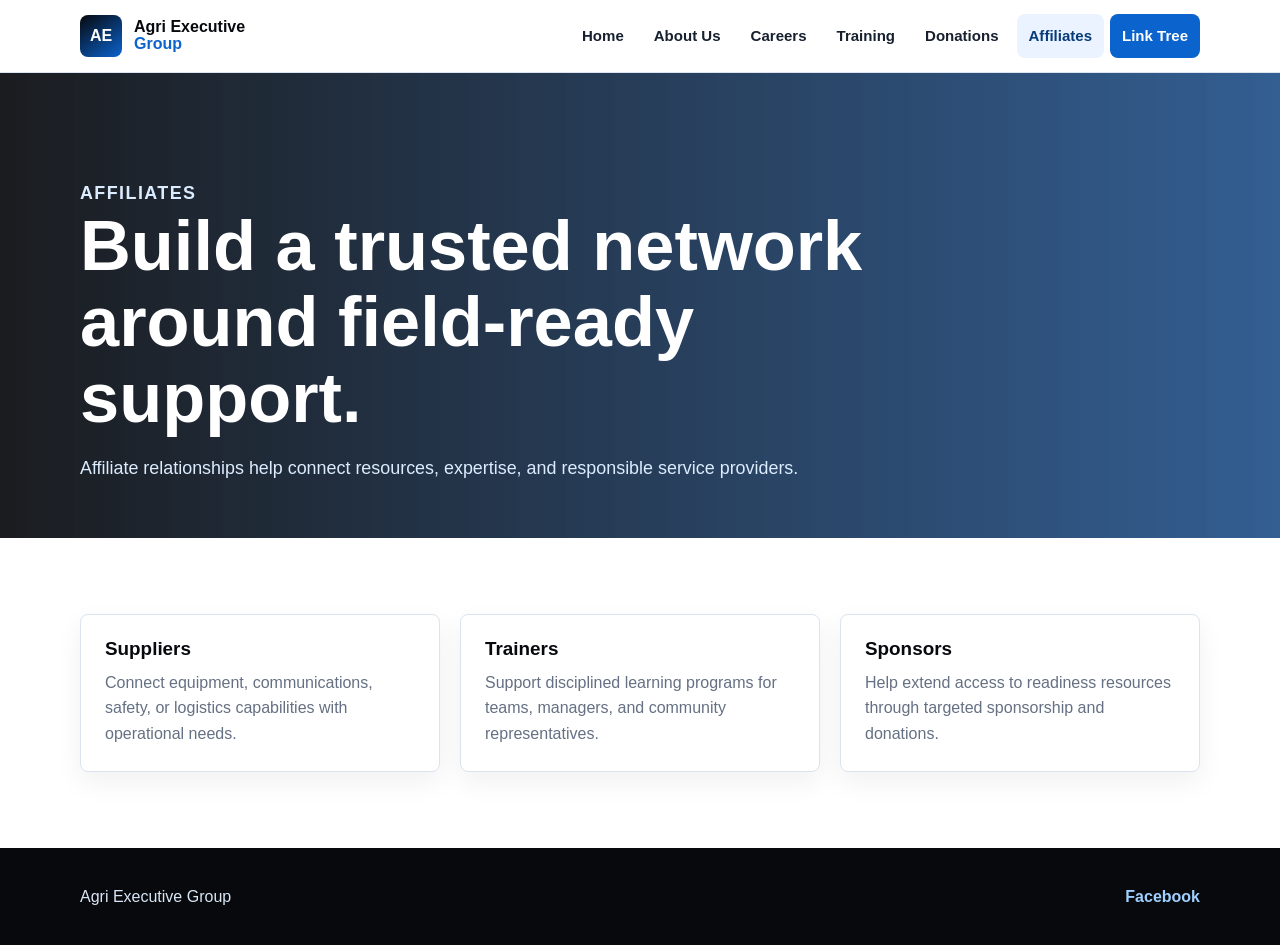
<file: affiliates.html>
<!doctype html>
<html lang="en">
<head>
  <meta charset="utf-8">
  <meta name="viewport" content="width=device-width, initial-scale=1">
  <title>Affiliates | Agri Executive Group</title>
  <link rel="stylesheet" href="styles.css">
</head>
<body>
  <header class="site-header"><nav class="nav" aria-label="Main navigation"><a class="brand" href="index.html"><span class="brand-mark">AE</span><span class="brand-text"><span>Agri Executive</span><span>Group</span></span></a><input class="menu-toggle" id="menu-toggle" type="checkbox"><label class="menu-button" for="menu-toggle" aria-label="Open menu"><span></span></label><div class="nav-links"><a href="index.html">Home</a><a href="about.html">About Us</a><a href="careers.html">Careers</a><a href="training.html">Training</a><a href="donations.html">Donations</a><a class="active" href="affiliates.html">Affiliates</a><a class="cta-link" href="link-tree.html">Link Tree</a></div></nav></header>
  <main>
    <section class="page-hero"><div class="section-inner"><p class="eyebrow">Affiliates</p><h1>Build a trusted network around field-ready support.</h1><p>Affiliate relationships help connect resources, expertise, and responsible service providers.</p></div></section>
    <section class="section"><div class="section-inner grid three"><article class="feature"><h3>Suppliers</h3><p>Connect equipment, communications, safety, or logistics capabilities with operational needs.</p></article><article class="feature"><h3>Trainers</h3><p>Support disciplined learning programs for teams, managers, and community representatives.</p></article><article class="feature"><h3>Sponsors</h3><p>Help extend access to readiness resources through targeted sponsorship and donations.</p></article></div></section>
  </main>
  <footer class="site-footer"><div class="footer-inner"><span>Agri Executive Group</span><a href="https://www.facebook.com/share/1EZ53Qgi3m/">Facebook</a></div></footer>
</body>
</html>
</file>
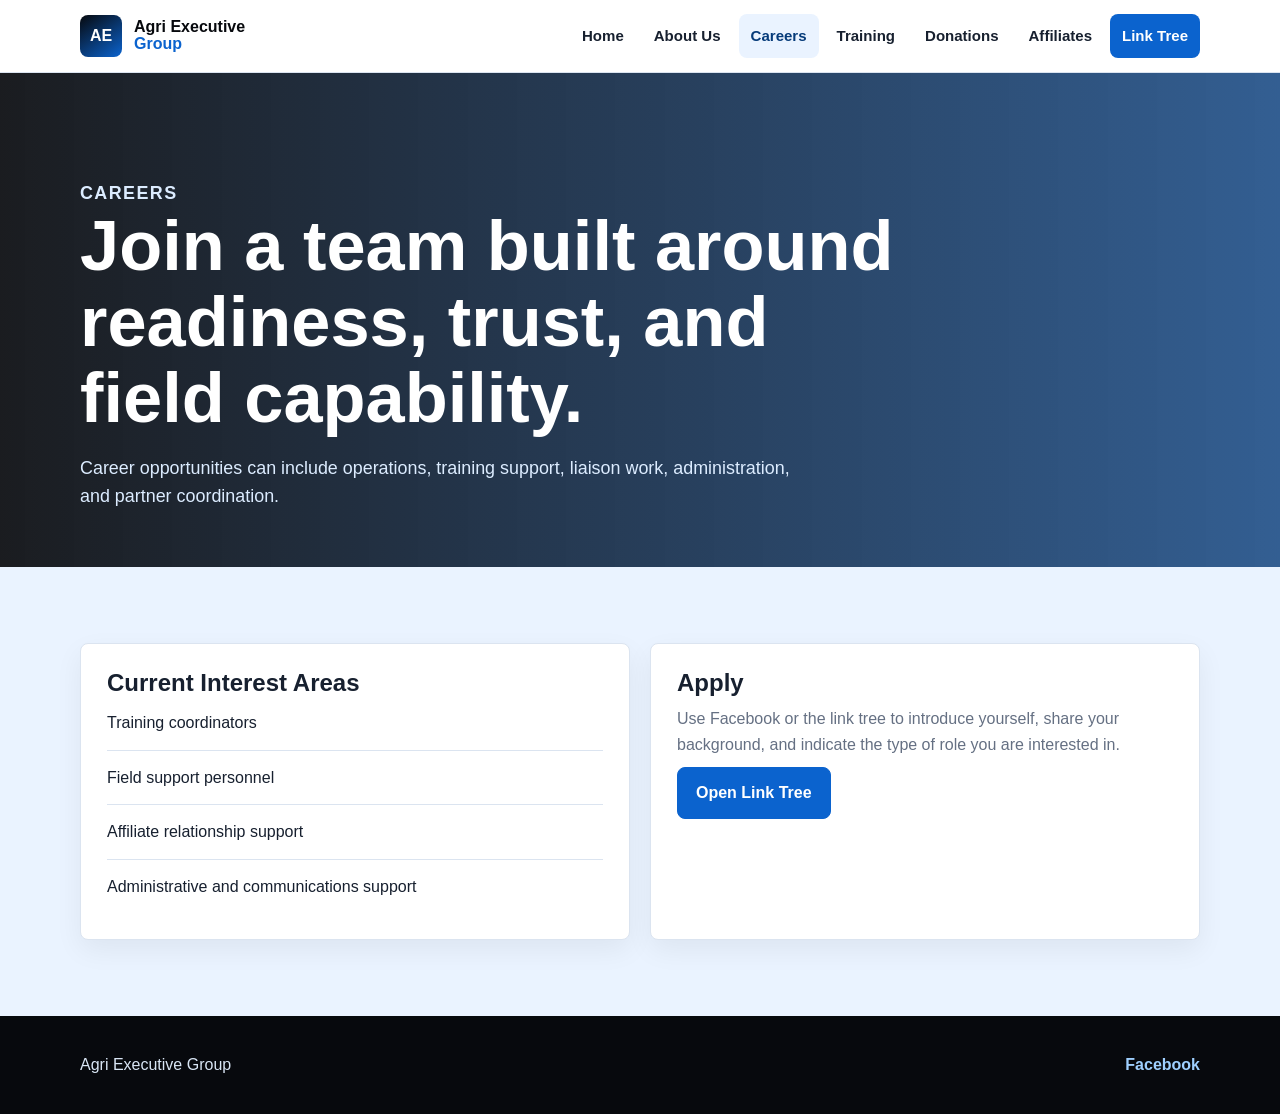
<file: careers.html>
<!doctype html>
<html lang="en">
<head>
  <meta charset="utf-8">
  <meta name="viewport" content="width=device-width, initial-scale=1">
  <title>Careers | Agri Executive Group</title>
  <link rel="stylesheet" href="styles.css">
</head>
<body>
  <header class="site-header"><nav class="nav" aria-label="Main navigation"><a class="brand" href="index.html"><span class="brand-mark">AE</span><span class="brand-text"><span>Agri Executive</span><span>Group</span></span></a><input class="menu-toggle" id="menu-toggle" type="checkbox"><label class="menu-button" for="menu-toggle" aria-label="Open menu"><span></span></label><div class="nav-links"><a href="index.html">Home</a><a href="about.html">About Us</a><a class="active" href="careers.html">Careers</a><a href="training.html">Training</a><a href="donations.html">Donations</a><a href="affiliates.html">Affiliates</a><a class="cta-link" href="link-tree.html">Link Tree</a></div></nav></header>
  <main>
    <section class="page-hero"><div class="section-inner"><p class="eyebrow">Careers</p><h1>Join a team built around readiness, trust, and field capability.</h1><p>Career opportunities can include operations, training support, liaison work, administration, and partner coordination.</p></div></section>
    <section class="section blue"><div class="section-inner grid two"><article class="page-card"><h2>Current Interest Areas</h2><ul class="list"><li>Training coordinators</li><li>Field support personnel</li><li>Affiliate relationship support</li><li>Administrative and communications support</li></ul></article><article class="page-card"><h2>Apply</h2><p>Use Facebook or the link tree to introduce yourself, share your background, and indicate the type of role you are interested in.</p><p><a class="button" href="link-tree.html">Open Link Tree</a></p></article></div></section>
  </main>
  <footer class="site-footer"><div class="footer-inner"><span>Agri Executive Group</span><a href="https://www.facebook.com/share/1EZ53Qgi3m/">Facebook</a></div></footer>
</body>
</html>
</file>
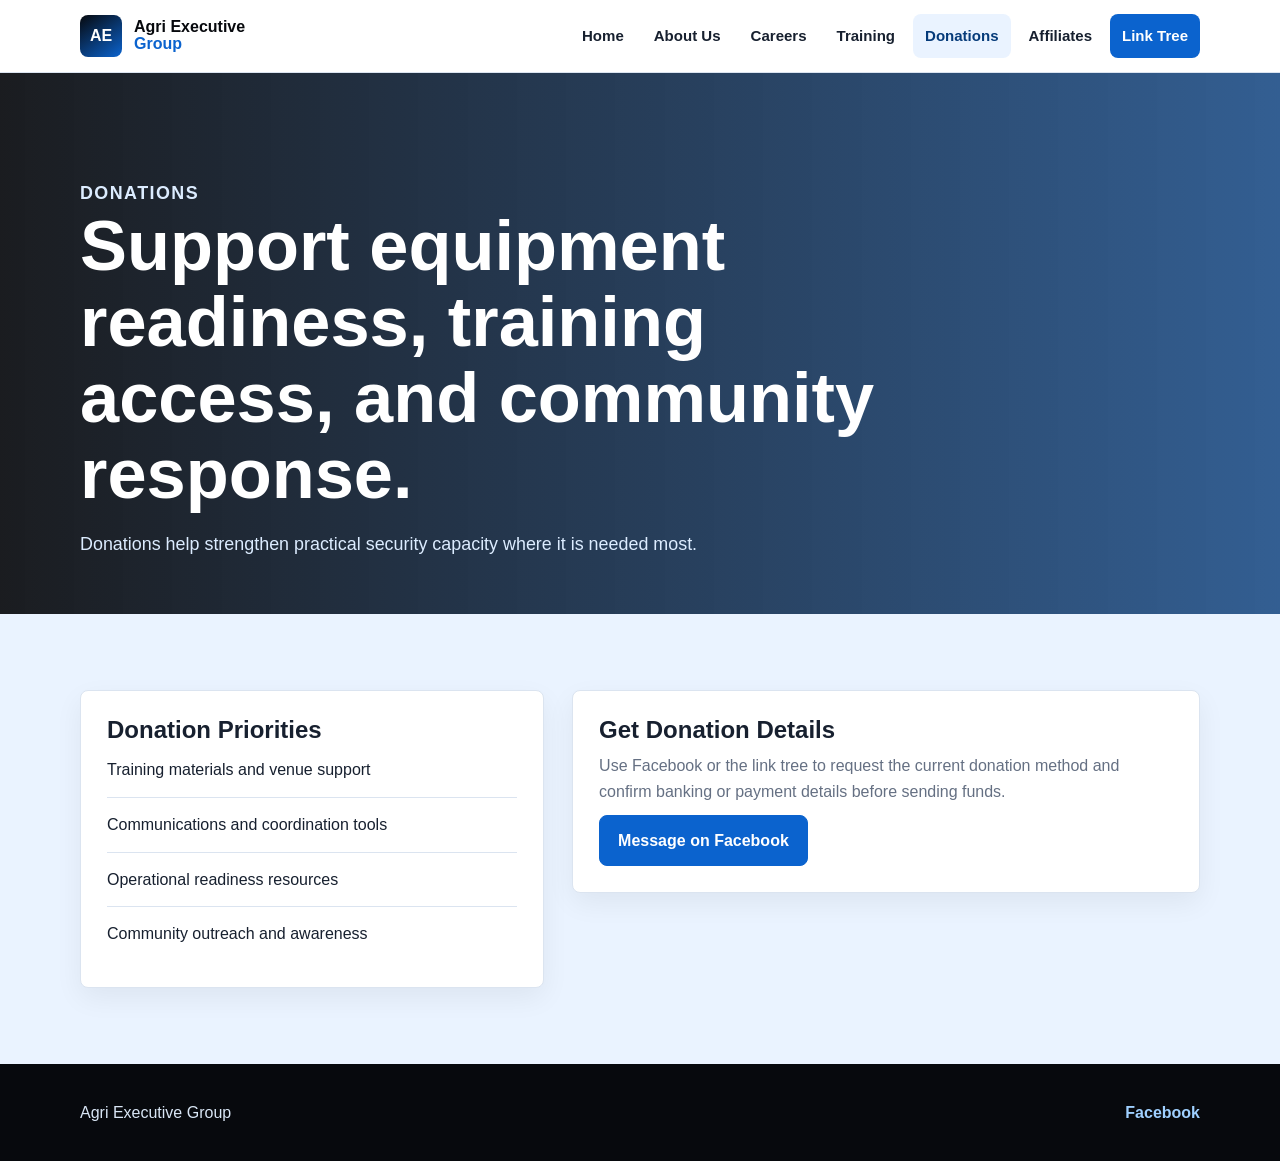
<file: donations.html>
<!doctype html>
<html lang="en">
<head>
  <meta charset="utf-8">
  <meta name="viewport" content="width=device-width, initial-scale=1">
  <title>Donations | Agri Executive Group</title>
  <link rel="stylesheet" href="styles.css">
</head>
<body>
  <header class="site-header"><nav class="nav" aria-label="Main navigation"><a class="brand" href="index.html"><span class="brand-mark">AE</span><span class="brand-text"><span>Agri Executive</span><span>Group</span></span></a><input class="menu-toggle" id="menu-toggle" type="checkbox"><label class="menu-button" for="menu-toggle" aria-label="Open menu"><span></span></label><div class="nav-links"><a href="index.html">Home</a><a href="about.html">About Us</a><a href="careers.html">Careers</a><a href="training.html">Training</a><a class="active" href="donations.html">Donations</a><a href="affiliates.html">Affiliates</a><a class="cta-link" href="link-tree.html">Link Tree</a></div></nav></header>
  <main>
    <section class="page-hero"><div class="section-inner"><p class="eyebrow">Donations</p><h1>Support equipment readiness, training access, and community response.</h1><p>Donations help strengthen practical security capacity where it is needed most.</p></div></section>
    <section class="section blue"><div class="section-inner split"><div class="page-card"><h2>Donation Priorities</h2><ul class="list"><li>Training materials and venue support</li><li>Communications and coordination tools</li><li>Operational readiness resources</li><li>Community outreach and awareness</li></ul></div><div class="page-card"><h2>Get Donation Details</h2><p>Use Facebook or the link tree to request the current donation method and confirm banking or payment details before sending funds.</p><p><a class="button" href="https://www.facebook.com/share/1EZ53Qgi3m/">Message on Facebook</a></p></div></div></section>
  </main>
  <footer class="site-footer"><div class="footer-inner"><span>Agri Executive Group</span><a href="https://www.facebook.com/share/1EZ53Qgi3m/">Facebook</a></div></footer>
</body>
</html>
</file>
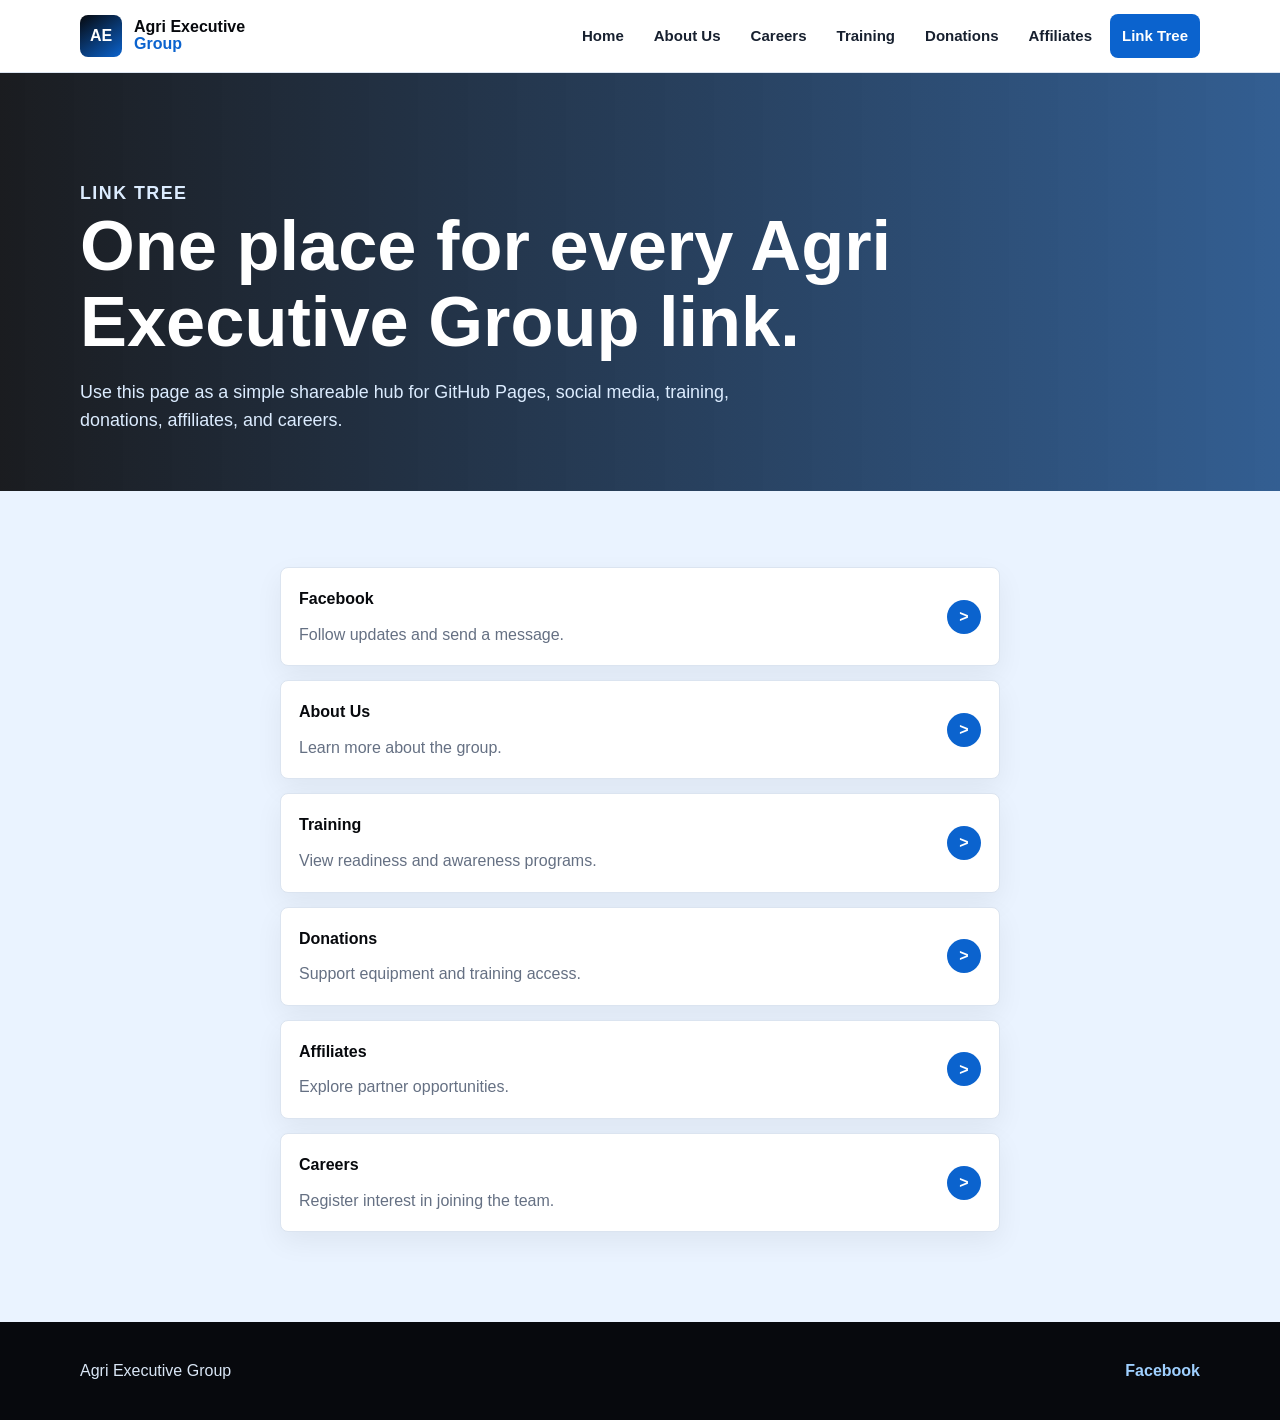
<file: link-tree.html>
<!doctype html>
<html lang="en">
<head>
  <meta charset="utf-8">
  <meta name="viewport" content="width=device-width, initial-scale=1">
  <title>Link Tree | Agri Executive Group</title>
  <link rel="stylesheet" href="styles.css">
</head>
<body>
  <header class="site-header"><nav class="nav" aria-label="Main navigation"><a class="brand" href="index.html"><span class="brand-mark">AE</span><span class="brand-text"><span>Agri Executive</span><span>Group</span></span></a><input class="menu-toggle" id="menu-toggle" type="checkbox"><label class="menu-button" for="menu-toggle" aria-label="Open menu"><span></span></label><div class="nav-links"><a href="index.html">Home</a><a href="about.html">About Us</a><a href="careers.html">Careers</a><a href="training.html">Training</a><a href="donations.html">Donations</a><a href="affiliates.html">Affiliates</a><a class="active cta-link" href="link-tree.html">Link Tree</a></div></nav></header>
  <main>
    <section class="page-hero"><div class="section-inner"><p class="eyebrow">Link Tree</p><h1>One place for every Agri Executive Group link.</h1><p>Use this page as a simple shareable hub for GitHub Pages, social media, training, donations, affiliates, and careers.</p></div></section>
    <section class="section blue"><div class="section-inner"><div class="link-tree">
      <a class="link-card" href="https://www.facebook.com/share/1EZ53Qgi3m/"><span><strong>Facebook</strong><p>Follow updates and send a message.</p></span><span class="arrow">&gt;</span></a>
      <a class="link-card" href="about.html"><span><strong>About Us</strong><p>Learn more about the group.</p></span><span class="arrow">&gt;</span></a>
      <a class="link-card" href="training.html"><span><strong>Training</strong><p>View readiness and awareness programs.</p></span><span class="arrow">&gt;</span></a>
      <a class="link-card" href="donations.html"><span><strong>Donations</strong><p>Support equipment and training access.</p></span><span class="arrow">&gt;</span></a>
      <a class="link-card" href="affiliates.html"><span><strong>Affiliates</strong><p>Explore partner opportunities.</p></span><span class="arrow">&gt;</span></a>
      <a class="link-card" href="careers.html"><span><strong>Careers</strong><p>Register interest in joining the team.</p></span><span class="arrow">&gt;</span></a>
    </div></div></section>
  </main>
  <footer class="site-footer"><div class="footer-inner"><span>Agri Executive Group</span><a href="https://www.facebook.com/share/1EZ53Qgi3m/">Facebook</a></div></footer>
</body>
</html>
</file>
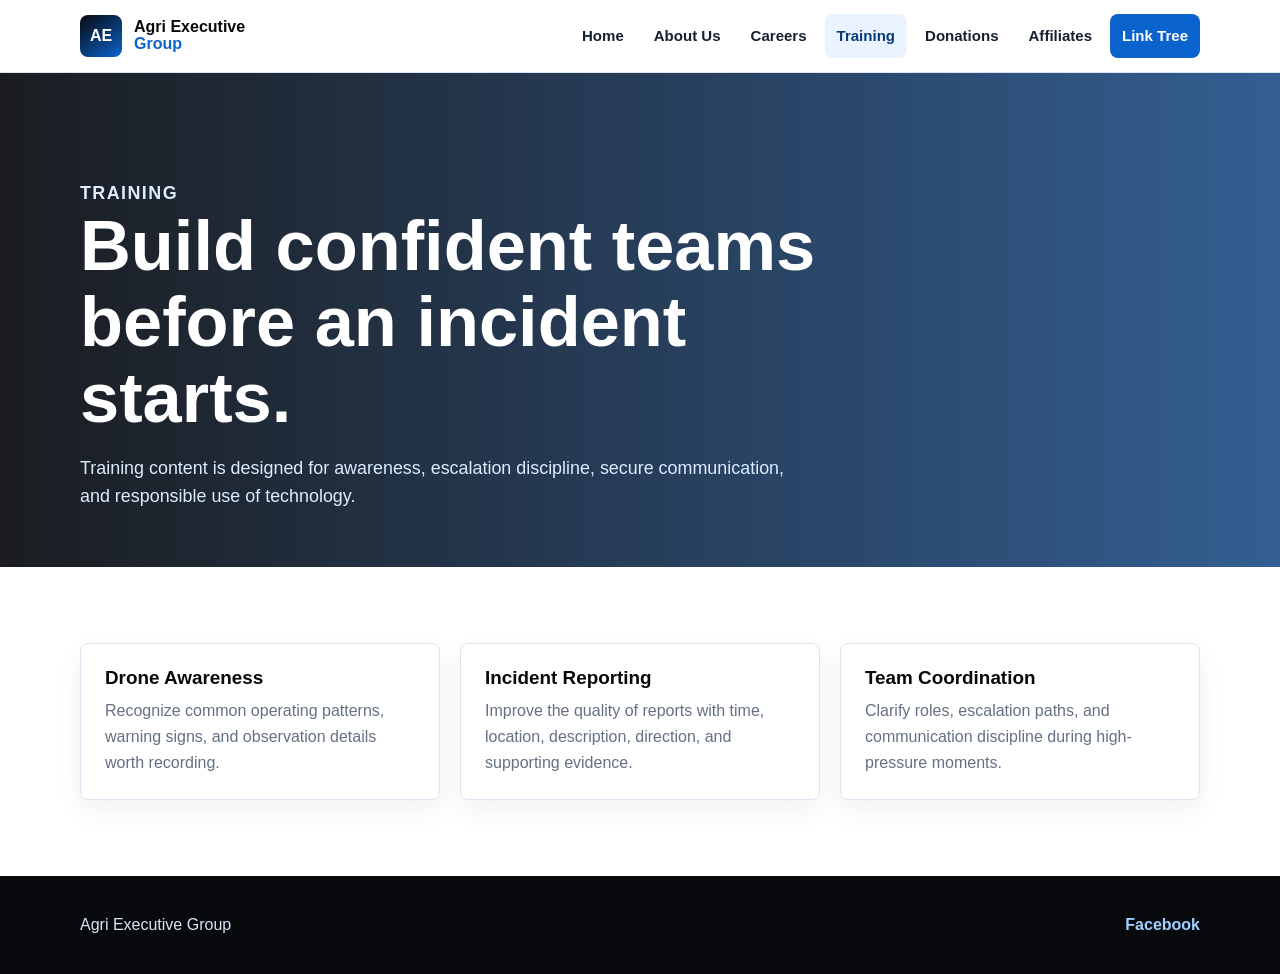
<file: training.html>
<!doctype html>
<html lang="en">
<head>
  <meta charset="utf-8">
  <meta name="viewport" content="width=device-width, initial-scale=1">
  <title>Training | Agri Executive Group</title>
  <link rel="stylesheet" href="styles.css">
</head>
<body>
  <header class="site-header"><nav class="nav" aria-label="Main navigation"><a class="brand" href="index.html"><span class="brand-mark">AE</span><span class="brand-text"><span>Agri Executive</span><span>Group</span></span></a><input class="menu-toggle" id="menu-toggle" type="checkbox"><label class="menu-button" for="menu-toggle" aria-label="Open menu"><span></span></label><div class="nav-links"><a href="index.html">Home</a><a href="about.html">About Us</a><a href="careers.html">Careers</a><a class="active" href="training.html">Training</a><a href="donations.html">Donations</a><a href="affiliates.html">Affiliates</a><a class="cta-link" href="link-tree.html">Link Tree</a></div></nav></header>
  <main>
    <section class="page-hero"><div class="section-inner"><p class="eyebrow">Training</p><h1>Build confident teams before an incident starts.</h1><p>Training content is designed for awareness, escalation discipline, secure communication, and responsible use of technology.</p></div></section>
    <section class="section"><div class="section-inner"><div class="grid three"><article class="feature"><h3>Drone Awareness</h3><p>Recognize common operating patterns, warning signs, and observation details worth recording.</p></article><article class="feature"><h3>Incident Reporting</h3><p>Improve the quality of reports with time, location, description, direction, and supporting evidence.</p></article><article class="feature"><h3>Team Coordination</h3><p>Clarify roles, escalation paths, and communication discipline during high-pressure moments.</p></article></div></div></section>
  </main>
  <footer class="site-footer"><div class="footer-inner"><span>Agri Executive Group</span><a href="https://www.facebook.com/share/1EZ53Qgi3m/">Facebook</a></div></footer>
</body>
</html>
</file>
<file: styles.css>
:root {
  --blue: #0b63ce;
  --blue-dark: #063b7a;
  --blue-soft: #eaf3ff;
  --black: #07090d;
  --ink: #17202f;
  --muted: #657083;
  --line: #dbe4f0;
  --white: #ffffff;
  --shadow: 0 18px 50px rgba(7, 9, 13, 0.12);
}

* {
  box-sizing: border-box;
}

html {
  scroll-behavior: smooth;
}

body {
  margin: 0;
  font-family: Arial, Helvetica, sans-serif;
  color: var(--ink);
  background: var(--white);
  line-height: 1.6;
}

a {
  color: inherit;
  text-decoration: none;
}

img {
  display: block;
  width: 100%;
}

.site-header {
  position: sticky;
  top: 0;
  z-index: 20;
  background: rgba(255, 255, 255, 0.96);
  border-bottom: 1px solid var(--line);
  backdrop-filter: blur(14px);
}

.nav {
  width: min(1120px, calc(100% - 32px));
  min-height: 72px;
  margin: 0 auto;
  display: flex;
  align-items: center;
  justify-content: space-between;
  gap: 20px;
}

.brand {
  display: inline-flex;
  align-items: center;
  gap: 12px;
  font-weight: 800;
  color: var(--black);
}

.brand-mark {
  width: 42px;
  height: 42px;
  display: grid;
  place-items: center;
  color: var(--white);
  background: linear-gradient(145deg, var(--black), var(--blue));
  border-radius: 8px;
  letter-spacing: 0;
}

.brand-text {
  display: grid;
  line-height: 1.05;
}

.brand-text span:last-child {
  color: var(--blue);
}

.menu-toggle {
  display: none;
}

.menu-button {
  display: none;
  width: 44px;
  height: 44px;
  border: 1px solid var(--line);
  border-radius: 8px;
  place-items: center;
  background: var(--white);
}

.menu-button span,
.menu-button span::before,
.menu-button span::after {
  display: block;
  width: 22px;
  height: 2px;
  background: var(--black);
  content: "";
}

.menu-button span::before {
  transform: translateY(-7px);
}

.menu-button span::after {
  transform: translateY(5px);
}

.nav-links {
  display: flex;
  align-items: center;
  gap: 6px;
  font-size: 0.94rem;
  font-weight: 700;
}

.nav-links a {
  padding: 10px 12px;
  border-radius: 8px;
  color: var(--ink);
}

.nav-links a:hover,
.nav-links a.active {
  background: var(--blue-soft);
  color: var(--blue-dark);
}

.cta-link {
  background: var(--blue) !important;
  color: var(--white) !important;
}

.hero {
  min-height: calc(100vh - 72px);
  display: grid;
  align-items: end;
  background:
    linear-gradient(90deg, rgba(7, 9, 13, 0.94), rgba(7, 9, 13, 0.68) 48%, rgba(7, 9, 13, 0.12)),
    url("https://dzyne.com/wp-content/uploads/2026/03/Unknown-1.jpeg") center / cover;
  color: var(--white);
}

.hero-inner,
.section-inner {
  width: min(1120px, calc(100% - 32px));
  margin: 0 auto;
}

.hero-inner {
  padding: 76px 0 52px;
}

.eyebrow {
  margin: 0 0 14px;
  color: #9fd0ff;
  font-size: 0.82rem;
  font-weight: 800;
  letter-spacing: 0.08em;
  text-transform: uppercase;
}

h1,
h2,
h3 {
  margin: 0;
  line-height: 1.08;
  color: inherit;
}

h1 {
  max-width: 820px;
  font-size: clamp(2.4rem, 8vw, 5.7rem);
}

.hero-copy {
  max-width: 680px;
  margin: 22px 0 30px;
  color: #d8e8f8;
  font-size: clamp(1.02rem, 2.4vw, 1.25rem);
}

.button-row {
  display: flex;
  flex-wrap: wrap;
  gap: 12px;
}

.button {
  display: inline-flex;
  min-height: 48px;
  align-items: center;
  justify-content: center;
  padding: 12px 18px;
  border: 1px solid var(--blue);
  border-radius: 8px;
  background: var(--blue);
  color: var(--white);
  font-weight: 800;
}

.button.secondary {
  border-color: rgba(255, 255, 255, 0.45);
  background: rgba(255, 255, 255, 0.08);
}

.section {
  padding: 76px 0;
}

.section.blue {
  background: var(--blue-soft);
}

.section.black {
  background: var(--black);
  color: var(--white);
}

.section-title {
  max-width: 760px;
  margin-bottom: 28px;
}

.section-title p {
  margin: 14px 0 0;
  color: var(--muted);
  font-size: 1.06rem;
}

.black .section-title p,
.black .feature p {
  color: #c6d3e5;
}

.grid {
  display: grid;
  gap: 20px;
}

.grid.three {
  grid-template-columns: repeat(3, 1fr);
}

.grid.two {
  grid-template-columns: repeat(2, 1fr);
}

.feature,
.page-card,
.link-card {
  border: 1px solid var(--line);
  border-radius: 8px;
  background: var(--white);
  box-shadow: 0 10px 28px rgba(7, 9, 13, 0.06);
}

.feature {
  padding: 24px;
}

.feature h3 {
  color: var(--black);
  font-size: 1.18rem;
}

.feature p,
.page-card p,
.link-card p {
  margin: 10px 0 0;
  color: var(--muted);
}

.image-band {
  display: grid;
  grid-template-columns: 1.05fr 0.95fr;
  gap: 26px;
  align-items: center;
}

.image-frame {
  overflow: hidden;
  border-radius: 8px;
  box-shadow: var(--shadow);
  background: var(--black);
}

.image-frame img {
  aspect-ratio: 4 / 3;
  object-fit: cover;
}

.stat-row {
  display: grid;
  grid-template-columns: repeat(3, 1fr);
  gap: 12px;
  margin-top: 24px;
}

.stat {
  padding: 18px;
  border-left: 4px solid var(--blue);
  background: var(--white);
  border-radius: 8px;
}

.stat strong {
  display: block;
  color: var(--black);
  font-size: 1.6rem;
}

.page-hero {
  padding: 88px 0 56px;
  background:
    linear-gradient(90deg, rgba(7, 9, 13, 0.92), rgba(6, 59, 122, 0.82)),
    url("https://raw.githubusercontent.com/agriexg/agriexg.github.io/main/file_000000005a9471fd961efbfa46699be1.png") center / cover;
  color: var(--white);
}

.page-hero h1 {
  font-size: clamp(2.2rem, 7vw, 4.4rem);
}

.page-hero p {
  max-width: 720px;
  margin: 18px 0 0;
  color: #dcecff;
  font-size: 1.12rem;
}

.page-card {
  padding: 26px;
}

.split {
  display: grid;
  grid-template-columns: 0.85fr 1.15fr;
  gap: 28px;
  align-items: start;
}

.list {
  margin: 0;
  padding: 0;
  list-style: none;
}

.list li {
  padding: 14px 0;
  border-bottom: 1px solid var(--line);
}

.list li:last-child {
  border-bottom: 0;
}

.link-tree {
  max-width: 720px;
  margin: 0 auto;
}

.link-card {
  display: flex;
  align-items: center;
  justify-content: space-between;
  gap: 16px;
  margin-bottom: 14px;
  padding: 18px;
}

.link-card strong {
  color: var(--black);
}

.arrow {
  flex: 0 0 auto;
  width: 34px;
  height: 34px;
  display: grid;
  place-items: center;
  border-radius: 50%;
  background: var(--blue);
  color: var(--white);
  font-weight: 900;
}

.site-footer {
  padding: 36px 0;
  background: var(--black);
  color: #d9e6f5;
}

.footer-inner {
  width: min(1120px, calc(100% - 32px));
  margin: 0 auto;
  display: flex;
  flex-wrap: wrap;
  justify-content: space-between;
  gap: 16px;
}

.footer-inner a {
  color: #9fd0ff;
  font-weight: 700;
}

@media (max-width: 880px) {
  .menu-button {
    display: grid;
  }

  .nav {
    min-height: 66px;
  }

  .nav-links {
    position: absolute;
    top: 66px;
    left: 0;
    right: 0;
    display: none;
    flex-direction: column;
    align-items: stretch;
    padding: 12px 16px 18px;
    background: var(--white);
    border-bottom: 1px solid var(--line);
    box-shadow: 0 14px 26px rgba(7, 9, 13, 0.1);
  }

  .nav-links a {
    padding: 12px;
  }

  .menu-toggle:checked ~ .nav-links {
    display: flex;
  }

  .hero {
    min-height: 690px;
    background:
      linear-gradient(180deg, rgba(7, 9, 13, 0.9), rgba(7, 9, 13, 0.72) 56%, rgba(6, 59, 122, 0.56)),
      url("https://dzyne.com/wp-content/uploads/2026/03/Unknown-1.jpeg") center / cover;
  }

  .hero-inner {
    padding: 60px 0 40px;
  }

  .section {
    padding: 54px 0;
  }

  .grid.three,
  .grid.two,
  .image-band,
  .split {
    grid-template-columns: 1fr;
  }

  .stat-row {
    grid-template-columns: 1fr;
  }
}

@media (max-width: 520px) {
  .brand-mark {
    width: 38px;
    height: 38px;
  }

  .brand-text {
    font-size: 0.9rem;
  }

  .button,
  .button-row {
    width: 100%;
  }

  .page-hero {
    padding: 64px 0 42px;
  }

  .feature,
  .page-card,
  .link-card {
    padding: 20px;
  }
}
</file>
